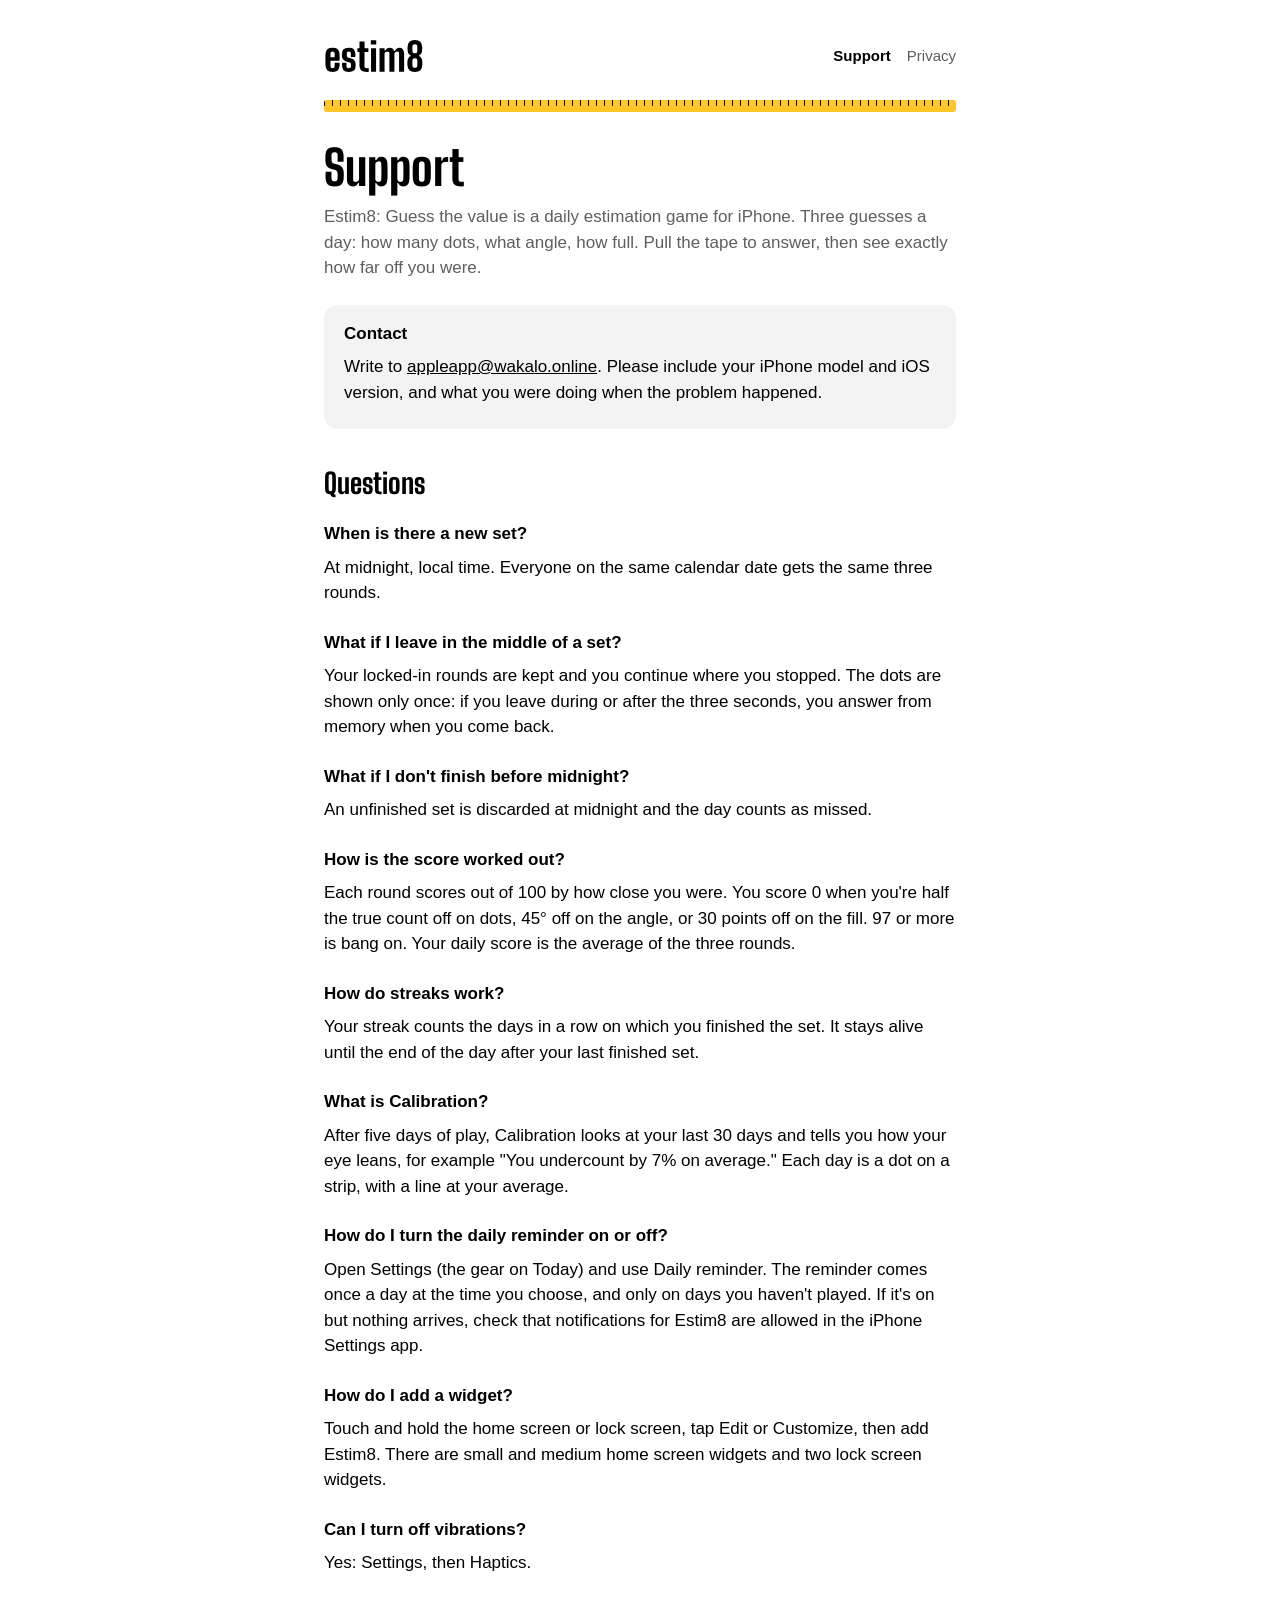
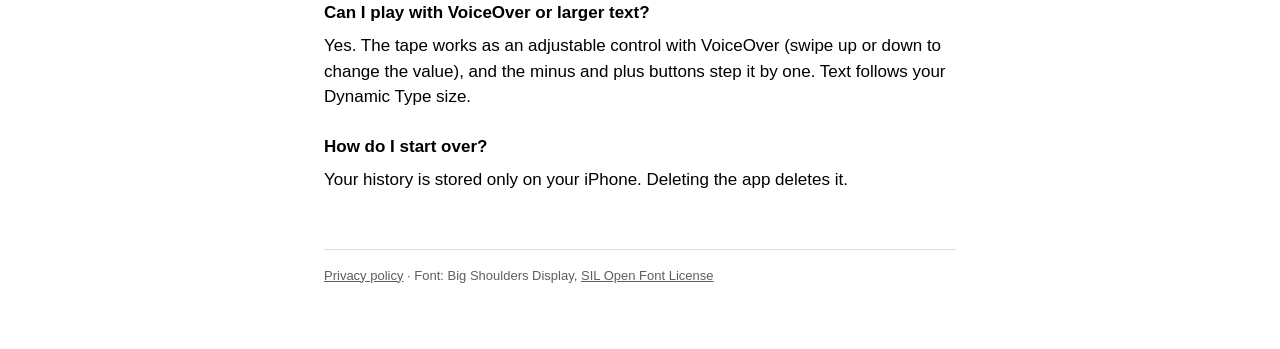
<file: index.html>
<!doctype html>
<html lang="en">
<head>
<meta charset="utf-8">
<meta name="viewport" content="width=device-width, initial-scale=1">
<title>Estim8 support</title>
<meta name="description" content="Help for Estim8: Guess the value, the daily estimation game for iPhone.">
<link rel="stylesheet" href="assets/site.css">
</head>
<body>
<main>
  <header>
    <img class="wordmark" src="assets/wordmark.svg" alt="estim8">
    <nav><a href="./" aria-current="page">Support</a><a href="privacy/">Privacy</a></nav>
  </header>
  <div class="tape" aria-hidden="true"></div>

  <h1>Support</h1>
  <p class="lead">Estim8: Guess the value is a daily estimation game for iPhone. Three guesses a day: how many dots,
    what angle, how full. Pull the tape to answer, then see exactly how far off you were.</p>

  <div class="card">
    <strong>Contact</strong>
    <p>Write to <a href="mailto:appleapp@wakalo.online">appleapp@wakalo.online</a>. Please include your iPhone model
      and iOS version, and what you were doing when the problem happened.</p>
  </div>

  <h2>Questions</h2>

  <h3>When is there a new set?</h3>
  <p>At midnight, local time. Everyone on the same calendar date gets the same three rounds.</p>

  <h3>What if I leave in the middle of a set?</h3>
  <p>Your locked-in rounds are kept and you continue where you stopped. The dots are shown only once: if you
    leave during or after the three seconds, you answer from memory when you come back.</p>

  <h3>What if I don't finish before midnight?</h3>
  <p>An unfinished set is discarded at midnight and the day counts as missed.</p>

  <h3>How is the score worked out?</h3>
  <p>Each round scores out of 100 by how close you were. You score 0 when you're half the true count off on
    dots, 45° off on the angle, or 30 points off on the fill. 97 or more is bang on. Your daily score is the
    average of the three rounds.</p>

  <h3>How do streaks work?</h3>
  <p>Your streak counts the days in a row on which you finished the set. It stays alive until the end of the day
    after your last finished set.</p>

  <h3>What is Calibration?</h3>
  <p>After five days of play, Calibration looks at your last 30 days and tells you how your eye leans, for
    example "You undercount by 7% on average." Each day is a dot on a strip, with a line at your average.</p>

  <h3>How do I turn the daily reminder on or off?</h3>
  <p>Open Settings (the gear on Today) and use Daily reminder. The reminder comes once a day at the time you
    choose, and only on days you haven't played. If it's on but nothing arrives, check that notifications for
    Estim8 are allowed in the iPhone Settings app.</p>

  <h3>How do I add a widget?</h3>
  <p>Touch and hold the home screen or lock screen, tap Edit or Customize, then add Estim8. There are small and
    medium home screen widgets and two lock screen widgets.</p>

  <h3>Can I turn off vibrations?</h3>
  <p>Yes: Settings, then Haptics.</p>

  <h3>Can I play with VoiceOver or larger text?</h3>
  <p>Yes. The tape works as an adjustable control with VoiceOver (swipe up or down to change the value), and the
    minus and plus buttons step it by one. Text follows your Dynamic Type size.</p>

  <h3>How do I start over?</h3>
  <p>Your history is stored only on your iPhone. Deleting the app deletes it.</p>

  <footer>
    <a href="privacy/">Privacy policy</a> · Font: Big Shoulders Display,
    <a href="assets/OFL.txt">SIL Open Font License</a>
  </footer>
</main>
</body>
</html>
</file>
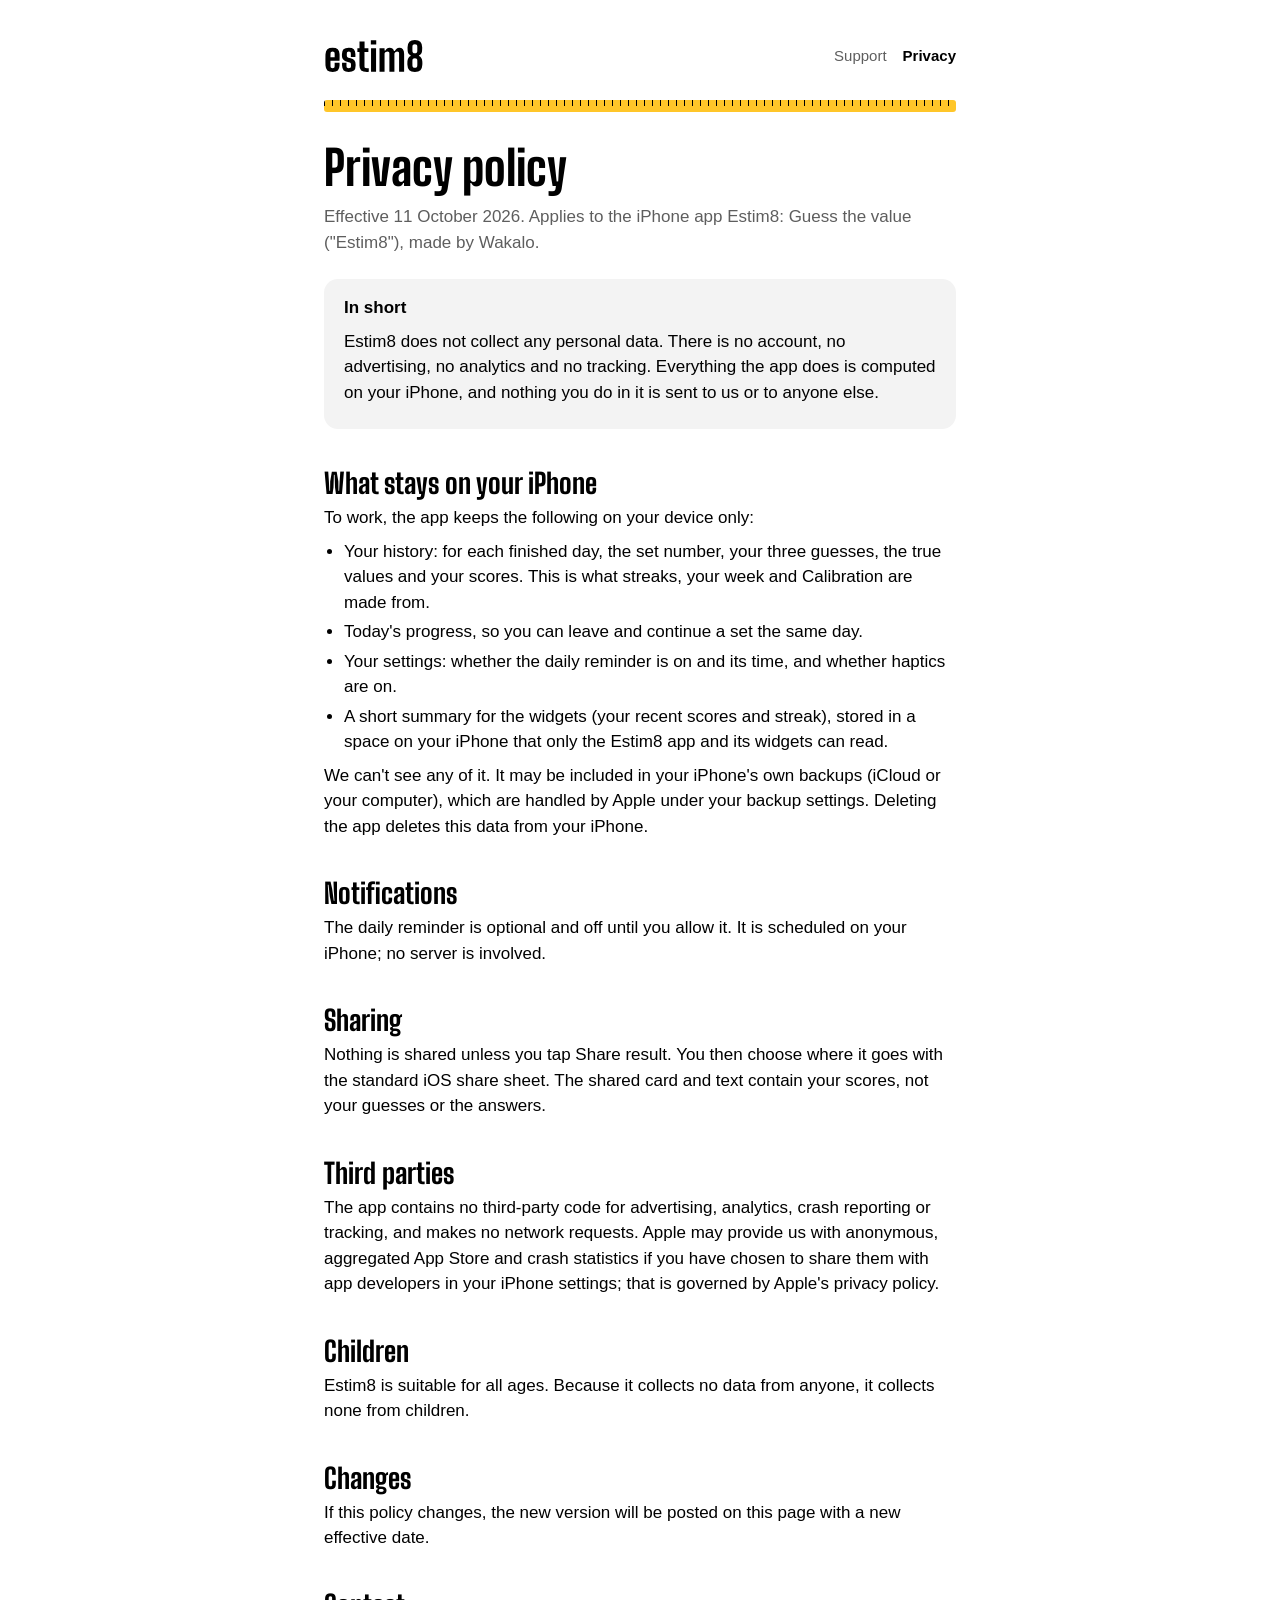
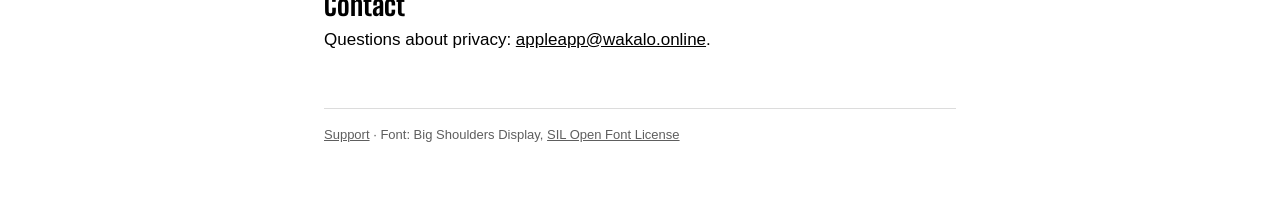
<file: privacy/index.html>
<!doctype html>
<html lang="en">
<head>
<meta charset="utf-8">
<meta name="viewport" content="width=device-width, initial-scale=1">
<title>Estim8 privacy policy</title>
<meta name="description" content="Privacy policy for Estim8: Guess the value. No data is collected.">
<link rel="stylesheet" href="../assets/site.css">
</head>
<body>
<main>
  <header>
    <img class="wordmark" src="../assets/wordmark.svg" alt="estim8">
    <nav><a href="../">Support</a><a href="./" aria-current="page">Privacy</a></nav>
  </header>
  <div class="tape" aria-hidden="true"></div>

  <h1>Privacy policy</h1>
  <p class="lead">Effective 11 October 2026. Applies to the iPhone app Estim8: Guess the value ("Estim8"), made by
    Wakalo.</p>

  <div class="card">
    <strong>In short</strong>
    <p>Estim8 does not collect any personal data. There is no account, no advertising, no analytics and no
      tracking. Everything the app does is computed on your iPhone, and nothing you do in it is sent to us or to
      anyone else.</p>
  </div>

  <h2>What stays on your iPhone</h2>
  <p>To work, the app keeps the following on your device only:</p>
  <ul>
    <li>Your history: for each finished day, the set number, your three guesses, the true values and your
      scores. This is what streaks, your week and Calibration are made from.</li>
    <li>Today's progress, so you can leave and continue a set the same day.</li>
    <li>Your settings: whether the daily reminder is on and its time, and whether haptics are on.</li>
    <li>A short summary for the widgets (your recent scores and streak), stored in a space on your iPhone that
      only the Estim8 app and its widgets can read.</li>
  </ul>
  <p>We can't see any of it. It may be included in your iPhone's own backups (iCloud or your computer), which
    are handled by Apple under your backup settings. Deleting the app deletes this data from your iPhone.</p>

  <h2>Notifications</h2>
  <p>The daily reminder is optional and off until you allow it. It is scheduled on your iPhone; no server is
    involved.</p>

  <h2>Sharing</h2>
  <p>Nothing is shared unless you tap Share result. You then choose where it goes with the standard iOS share
    sheet. The shared card and text contain your scores, not your guesses or the answers.</p>

  <h2>Third parties</h2>
  <p>The app contains no third-party code for advertising, analytics, crash reporting or tracking, and makes no
    network requests. Apple may provide us with anonymous, aggregated App Store and crash statistics if you have
    chosen to share them with app developers in your iPhone settings; that is governed by Apple's privacy
    policy.</p>

  <h2>Children</h2>
  <p>Estim8 is suitable for all ages. Because it collects no data from anyone, it collects none from children.</p>

  <h2>Changes</h2>
  <p>If this policy changes, the new version will be posted on this page with a new effective date.</p>

  <h2>Contact</h2>
  <p>Questions about privacy: <a href="mailto:appleapp@wakalo.online">appleapp@wakalo.online</a>.</p>

  <footer>
    <a href="../">Support</a> · Font: Big Shoulders Display, <a href="../assets/OFL.txt">SIL Open Font License</a>
  </footer>
</main>
</body>
</html>
</file>
<file: assets/site.css>
/* estim8 support site. Paper and ink, like the app. No external requests: the font is self-hosted. */
@font-face {
  font-family: "Big Shoulders Display";
  src: url("BigShouldersDisplay-ExtraBold.ttf") format("truetype");
  font-weight: 800;
  font-display: swap;
}

:root {
  --paper: #ffffff;
  --card: #f3f3f3;
  --ink: #000000;
  --ink-muted: #5e5e5e;
  --hairline: #dcdcdc;
  --tape: #ffc629;
  color-scheme: light dark;
}

@media (prefers-color-scheme: dark) {
  :root {
    --paper: #000000;
    --card: #1c1c1e;
    --ink: #ffffff;
    --ink-muted: #a1a1a1;
    --hairline: #333333;
  }
  .wordmark { filter: invert(1); }
}

* { box-sizing: border-box; }

body {
  margin: 0;
  background: var(--paper);
  color: var(--ink);
  font: 17px/1.5 -apple-system, BlinkMacSystemFont, "SF Pro Text", "Helvetica Neue", Arial, sans-serif;
  -webkit-text-size-adjust: 100%;
}

main {
  max-width: 680px;
  margin: 0 auto;
  padding: 40px 24px 64px;
}

header { display: flex; align-items: center; justify-content: space-between; gap: 16px; }
.wordmark { height: 32px; width: auto; display: block; }
nav a { color: var(--ink-muted); text-decoration: none; margin-left: 16px; font-size: 15px; }
nav a[aria-current="page"] { color: var(--ink); font-weight: 600; }

.tape {
  height: 12px;
  margin: 28px 0 32px;
  border-radius: 3px;
  background:
    repeating-linear-gradient(90deg, #000 0 1px, transparent 1px 8px) top / 100% 6px no-repeat,
    var(--tape);
}

h1, h2 {
  font-family: "Big Shoulders Display", "Arial Narrow", sans-serif;
  font-weight: 800;
  line-height: 1;
  margin: 0;
}
h1 { font-size: 48px; }
h2 { font-size: 28px; margin-top: 40px; }
h3 { font-size: 17px; margin: 24px 0 4px; }
p, ul { margin: 8px 0; }
ul { padding-left: 20px; }
li { margin: 4px 0; }
.lead { color: var(--ink-muted); margin-top: 12px; }
.card { background: var(--card); border-radius: 14px; padding: 16px 20px; margin-top: 24px; }
a { color: var(--ink); }
footer { margin-top: 56px; padding-top: 16px; border-top: 1px solid var(--hairline); color: var(--ink-muted); font-size: 13px; }
footer a { color: var(--ink-muted); }
</file>
